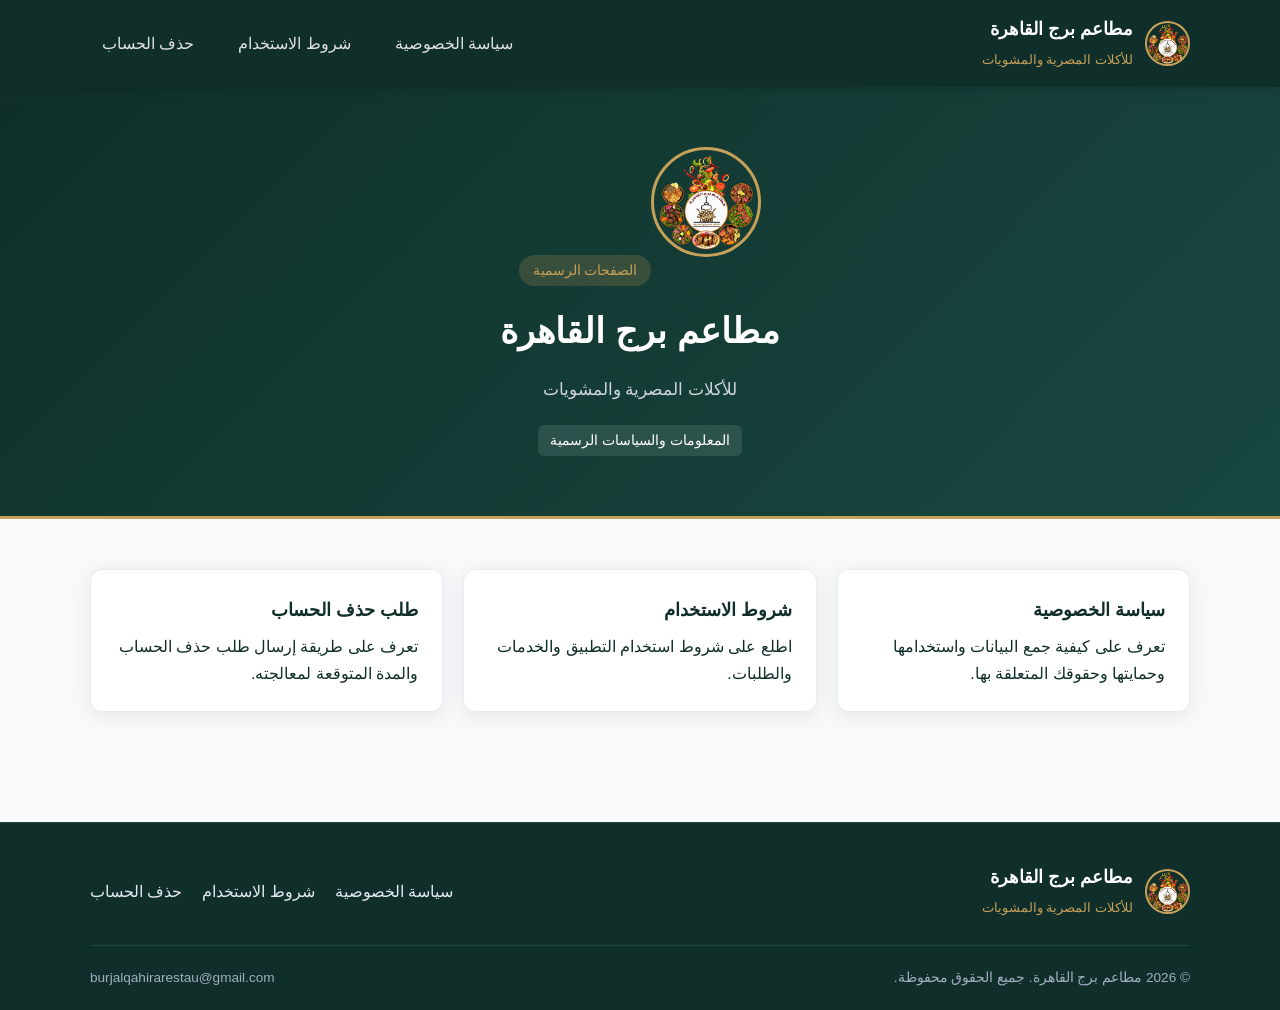
<file: index.html>
<!doctype html>
<html lang="ar" dir="rtl">
<head>
<meta charset="UTF-8"><meta name="viewport" content="width=device-width, initial-scale=1.0"><meta name="theme-color" content="#102f2a">
<meta name="description" content="الصفحات الرسمية لمطاعم برج القاهرة: سياسة الخصوصية وشروط الاستخدام وطلب حذف الحساب.">
<title>مطاعم برج القاهرة | الصفحات الرسمية</title>
<link rel="icon" href="restaurant_logo_reference.png" type="image/png"><link rel="stylesheet" href="style.css"><script src="app.js" defer></script>
<style>.home-links{display:grid;grid-template-columns:repeat(auto-fit,minmax(220px,1fr));gap:20px}.home-link{display:block;padding:24px;border:1px solid var(--border-color);border-radius:var(--radius);background:#fff;color:var(--primary-color);text-decoration:none;box-shadow:var(--shadow);transition:var(--transition)}.home-link:hover{transform:translateY(-3px);border-color:var(--accent-color)}.home-link strong{display:block;font-size:1.15rem;margin-bottom:8px}.home-logo{width:110px;height:110px;object-fit:contain;border-radius:50%;border:3px solid var(--accent-color);margin-bottom:18px}</style>
</head><body>
<div id="scroll-progress" class="progress" aria-hidden="true"></div>
<header class="site-header"><div class="container header-inner"><a class="brand" href="index.html"><img src="restaurant_logo_reference.png" alt="شعار مطاعم برج القاهرة"><span class="brand-title"><strong>مطاعم برج القاهرة</strong><span>للأكلات المصرية والمشويات</span></span></a><nav class="desktop-nav" aria-label="التنقل الرئيسي"><a class="nav-link" href="privacy.html">سياسة الخصوصية</a><a class="nav-link" href="terms.html">شروط الاستخدام</a><a class="nav-link" href="delete-account.html">حذف الحساب</a></nav><button class="menu-trigger" id="open-menu" aria-controls="site-drawer" aria-expanded="false">القائمة</button></div></header>
<div class="overlay" id="drawer-overlay" aria-hidden="true"></div><aside class="drawer" id="site-drawer" aria-label="القائمة الجانبية" aria-hidden="true"><div class="drawer-head"><strong>القائمة الرئيسية</strong><button class="close-btn" id="close-menu" aria-label="إغلاق القائمة">&times;</button></div><p class="drawer-label">الصفحات الرسمية</p><a class="drawer-link" href="privacy.html">سياسة الخصوصية</a><a class="drawer-link" href="terms.html">شروط الاستخدام</a><a class="drawer-link" href="delete-account.html">طلب حذف الحساب</a><div class="drawer-bottom">أهلاً بكم في مطاعم برج القاهرة.</div></aside>
<section class="hero"><div class="container hero-inner"><img class="home-logo" src="restaurant_logo_reference.png" alt="شعار مطاعم برج القاهرة"><span class="eyebrow">الصفحات الرسمية</span><h1>مطاعم برج القاهرة</h1><p>للأكلات المصرية والمشويات</p><div class="hero-meta"><span class="chip">المعلومات والسياسات الرسمية</span></div></div></section>
<main class="main"><div class="container"><div class="home-links"><a class="home-link" href="privacy.html"><strong>سياسة الخصوصية</strong><span>تعرف على كيفية جمع البيانات واستخدامها وحمايتها وحقوقك المتعلقة بها.</span></a><a class="home-link" href="terms.html"><strong>شروط الاستخدام</strong><span>اطلع على شروط استخدام التطبيق والخدمات والطلبات.</span></a><a class="home-link" href="delete-account.html"><strong>طلب حذف الحساب</strong><span>تعرف على طريقة إرسال طلب حذف الحساب والمدة المتوقعة لمعالجته.</span></a></div></div></main>
<footer class="site-footer"><div class="container"><div class="footer-top"><a class="brand" href="index.html"><img src="restaurant_logo_reference.png" alt="شعار مطاعم برج القاهرة"><span class="brand-title"><strong>مطاعم برج القاهرة</strong><span>للأكلات المصرية والمشويات</span></span></a><nav class="footer-links" aria-label="روابط الصفحات"><a href="privacy.html">سياسة الخصوصية</a><a href="terms.html">شروط الاستخدام</a><a href="delete-account.html">حذف الحساب</a></nav></div><div class="footer-bottom"><span>© 2026 مطاعم برج القاهرة. جميع الحقوق محفوظة.</span><span>burjalqahirarestau@gmail.com</span></div></div></footer>
</body></html>
</file>
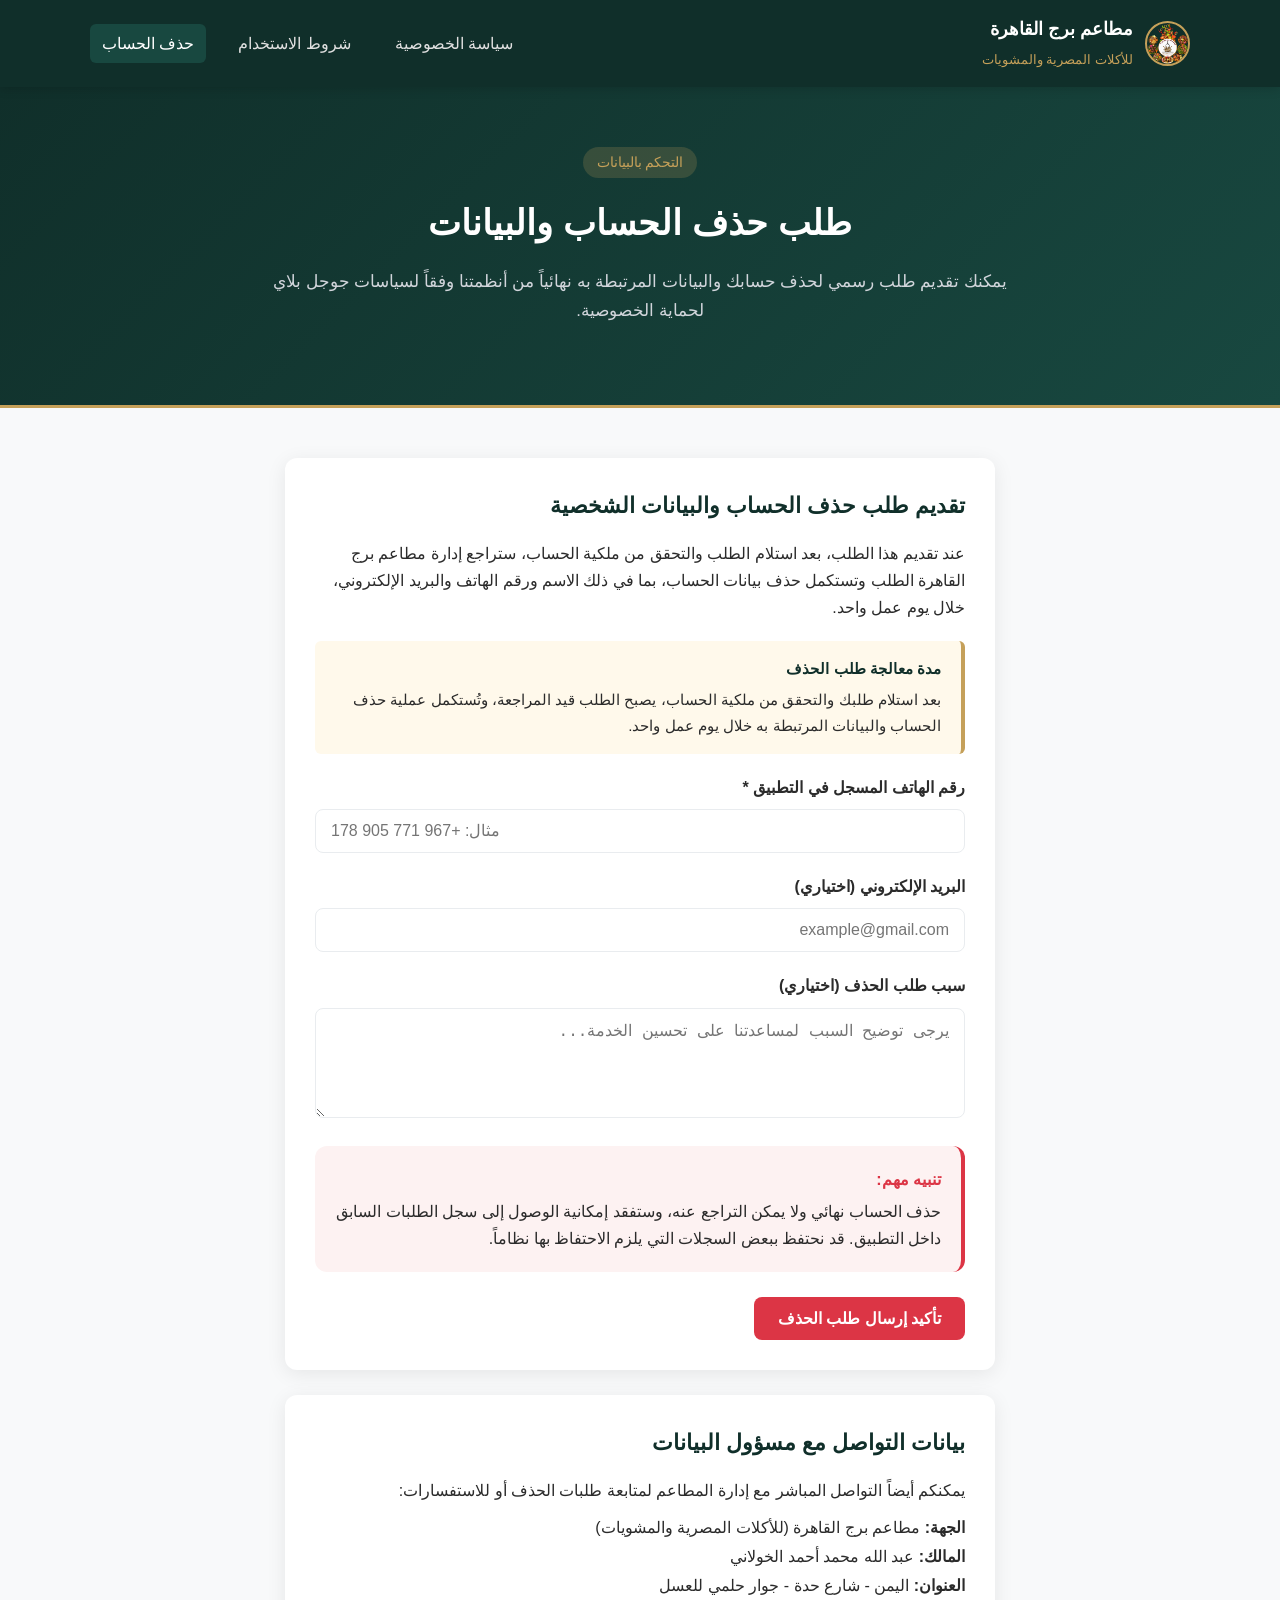
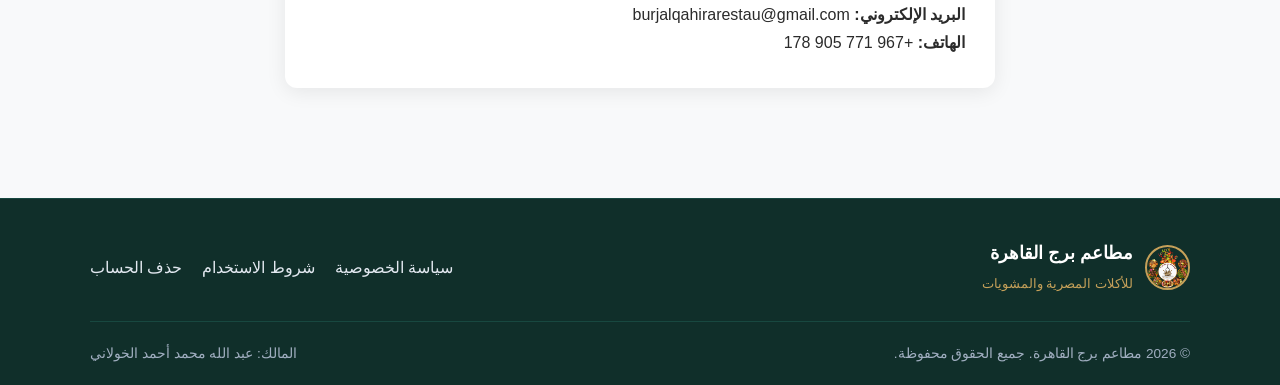
<file: delete-account.html>
<!doctype html>
<html lang="ar" dir="rtl">
<head>
  <meta charset="UTF-8">
  <meta name="viewport" content="width=device-width, initial-scale=1.0">
  <meta name="theme-color" content="#102f2a">
  <meta name="description" content="صفحة طلب حذف الحساب والبيانات الخاصة بمستخدمي تطبيق مطاعم برج القاهرة وفقاً لسياسات Google Play الحاكمة.">
  <title>حذف الحساب | مطاعم برج القاهرة</title>
  <link rel="icon" href="restaurant_logo_reference.png" type="image/png">
  <link rel="stylesheet" href="style.css">
  <script src="app.js" defer></script>
</head>
<body>
  <!-- شريط تقدم التمرير -->
  <div id="scroll-progress" class="progress" aria-hidden="true"></div>

  <!-- الهيدر -->
  <header class="site-header">
    <div class="container header-inner">
      <a class="brand" href="privacy.html" aria-label="مطاعم برج القاهرة — حذف الحساب">
        <img src="restaurant_logo_reference.png" alt="شعار مطاعم برج القاهرة">
        <span class="brand-title">
          <strong>مطاعم برج القاهرة</strong>
          <span>للأكلات المصرية والمشويات</span>
        </span>
      </a>
      <nav class="desktop-nav" aria-label="التنقل الرئيسي">
        <a class="nav-link" href="privacy.html">سياسة الخصوصية</a>
        <a class="nav-link" href="terms.html">شروط الاستخدام</a>
        <a class="nav-link" href="delete-account.html" aria-current="page">حذف الحساب</a>
      </nav>
      <button class="menu-trigger" id="open-menu" aria-controls="site-drawer" aria-expanded="false">
        القائمة
      </button>
    </div>
  </header>

  <!-- القائمة الجانبية -->
  <div class="overlay" id="drawer-overlay" aria-hidden="true"></div>
  <aside class="drawer" id="site-drawer" aria-label="القائمة الجانبية" aria-hidden="true">
    <div class="drawer-head">
      <strong>القائمة الرئيسية</strong>
      <button class="close-btn" id="close-menu" aria-label="إغلاق القائمة">&times;</button>
    </div>
    <p class="drawer-label">الصفحات القانونية</p>
    <a class="drawer-link" href="privacy.html">سياسة الخصوصية</a>
    <a class="drawer-link" href="terms.html">شروط الاستخدام</a>
    <a class="drawer-link" href="delete-account.html" aria-current="page">طلب حذف الحساب</a>
    <div class="drawer-bottom">أهلاً بكم في مطاعم برج القاهرة.</div>
  </aside>

  <!-- مقدمة الصفحة -->
  <section class="hero">
    <div class="container hero-inner">
      <span class="eyebrow">التحكم بالبيانات</span>
      <h1>طلب حذف الحساب والبيانات</h1>
      <p>يمكنك تقديم طلب رسمي لحذف حسابك والبيانات المرتبطة به نهائياً من أنظمتنا وفقاً لسياسات جوجل بلاي لحماية الخصوصية.</p>
    </div>
  </section>

  <!-- المحتوى الرئيسي -->
  <main class="main">
    <div class="container" style="max-width: 750px;">
      <div class="panel">
        <h2>تقديم طلب حذف الحساب والبيانات الشخصية</h2>
        <p style="margin-bottom: 20px;">عند تقديم هذا الطلب، بعد استلام الطلب والتحقق من ملكية الحساب، ستراجع إدارة مطاعم برج القاهرة الطلب وتستكمل حذف بيانات الحساب، بما في ذلك الاسم ورقم الهاتف والبريد الإلكتروني، خلال يوم عمل واحد.</p>
        
        <div class="notice">
          <strong>مدة معالجة طلب الحذف</strong>
          بعد استلام طلبك والتحقق من ملكية الحساب، يصبح الطلب قيد المراجعة،
          وتُستكمل عملية حذف الحساب والبيانات المرتبطة به خلال يوم عمل واحد.
        </div>

        <form id="delete-account-form">
          <div class="form-group">
            <label for="user-phone">رقم الهاتف المسجل في التطبيق *</label>
            <input type="tel" id="user-phone" class="form-control" placeholder="مثال: +967 771 905 178" required>
          </div>
          
          <div class="form-group">
            <label for="user-email">البريد الإلكتروني (اختياري)</label>
            <input type="email" id="user-email" class="form-control" placeholder="example@gmail.com">
          </div>

          <div class="form-group">
            <label for="reason">سبب طلب الحذف (اختياري)</label>
            <textarea id="reason" class="form-control" placeholder="يرجى توضيح السبب لمساعدتنا على تحسين الخدمة..."></textarea>
          </div>

          <div class="danger-box">
            <strong style="color: #dc3545; display: block; margin-bottom: 5px;">تنبيه مهم:</strong>
            حذف الحساب نهائي ولا يمكن التراجع عنه، وستفقد إمكانية الوصول إلى سجل الطلبات السابق داخل التطبيق. قد نحتفظ ببعض السجلات التي يلزم الاحتفاظ بها نظاماً.
          </div>

          <div style="margin-top: 25px;">
            <button type="submit" class="btn-danger">تأكيد إرسال طلب الحذف</button>
          </div>
          <p id="delete-request-status" class="notice" role="status" aria-live="polite" hidden></p>
        </form>
      </div>

      <!-- إفصاح التاجر والمعلومات -->
      <div class="panel" style="margin-top: 25px;">
        <h2>بيانات التواصل مع مسؤول البيانات</h2>
        <p>يمكنكم أيضاً التواصل المباشر مع إدارة المطاعم لمتابعة طلبات الحذف أو للاستفسارات:</p>
        <p style="margin-top: 10px; line-height: 1.8;">
          <strong>الجهة:</strong> مطاعم برج القاهرة (للأكلات المصرية والمشويات)<br>
          <strong>المالك:</strong> عبد الله محمد أحمد الخولاني<br>
          <strong>العنوان:</strong> اليمن - شارع حدة - جوار حلمي للعسل<br>
          <strong>البريد الإلكتروني:</strong> burjalqahirarestau@gmail.com<br>
          <strong>الهاتف:</strong> +967 771 905 178
        </p>
      </div>
    </div>
  </main>

  <!-- الفوتر -->
  <footer class="site-footer">
    <div class="container">
      <div class="footer-top">
        <a class="brand" href="privacy.html">
          <img src="restaurant_logo_reference.png" alt="شعار مطاعم برج القاهرة">
          <span class="brand-title">
            <strong>مطاعم برج القاهرة</strong>
            <span>للأكلات المصرية والمشويات</span>
          </span>
        </a>
        <nav class="footer-links" aria-label="روابط الفوتر">
          <a href="privacy.html">سياسة الخصوصية</a>
          <a href="terms.html">شروط الاستخدام</a>
          <a href="delete-account.html">حذف الحساب</a>
        </nav>
      </div>
      <div class="footer-bottom">
        <span>© 2026 مطاعم برج القاهرة. جميع الحقوق محفوظة.</span>
        <span>المالك: عبد الله محمد أحمد الخولاني</span>
      </div>
    </div>
  </footer>
</body>
</html>
</file>
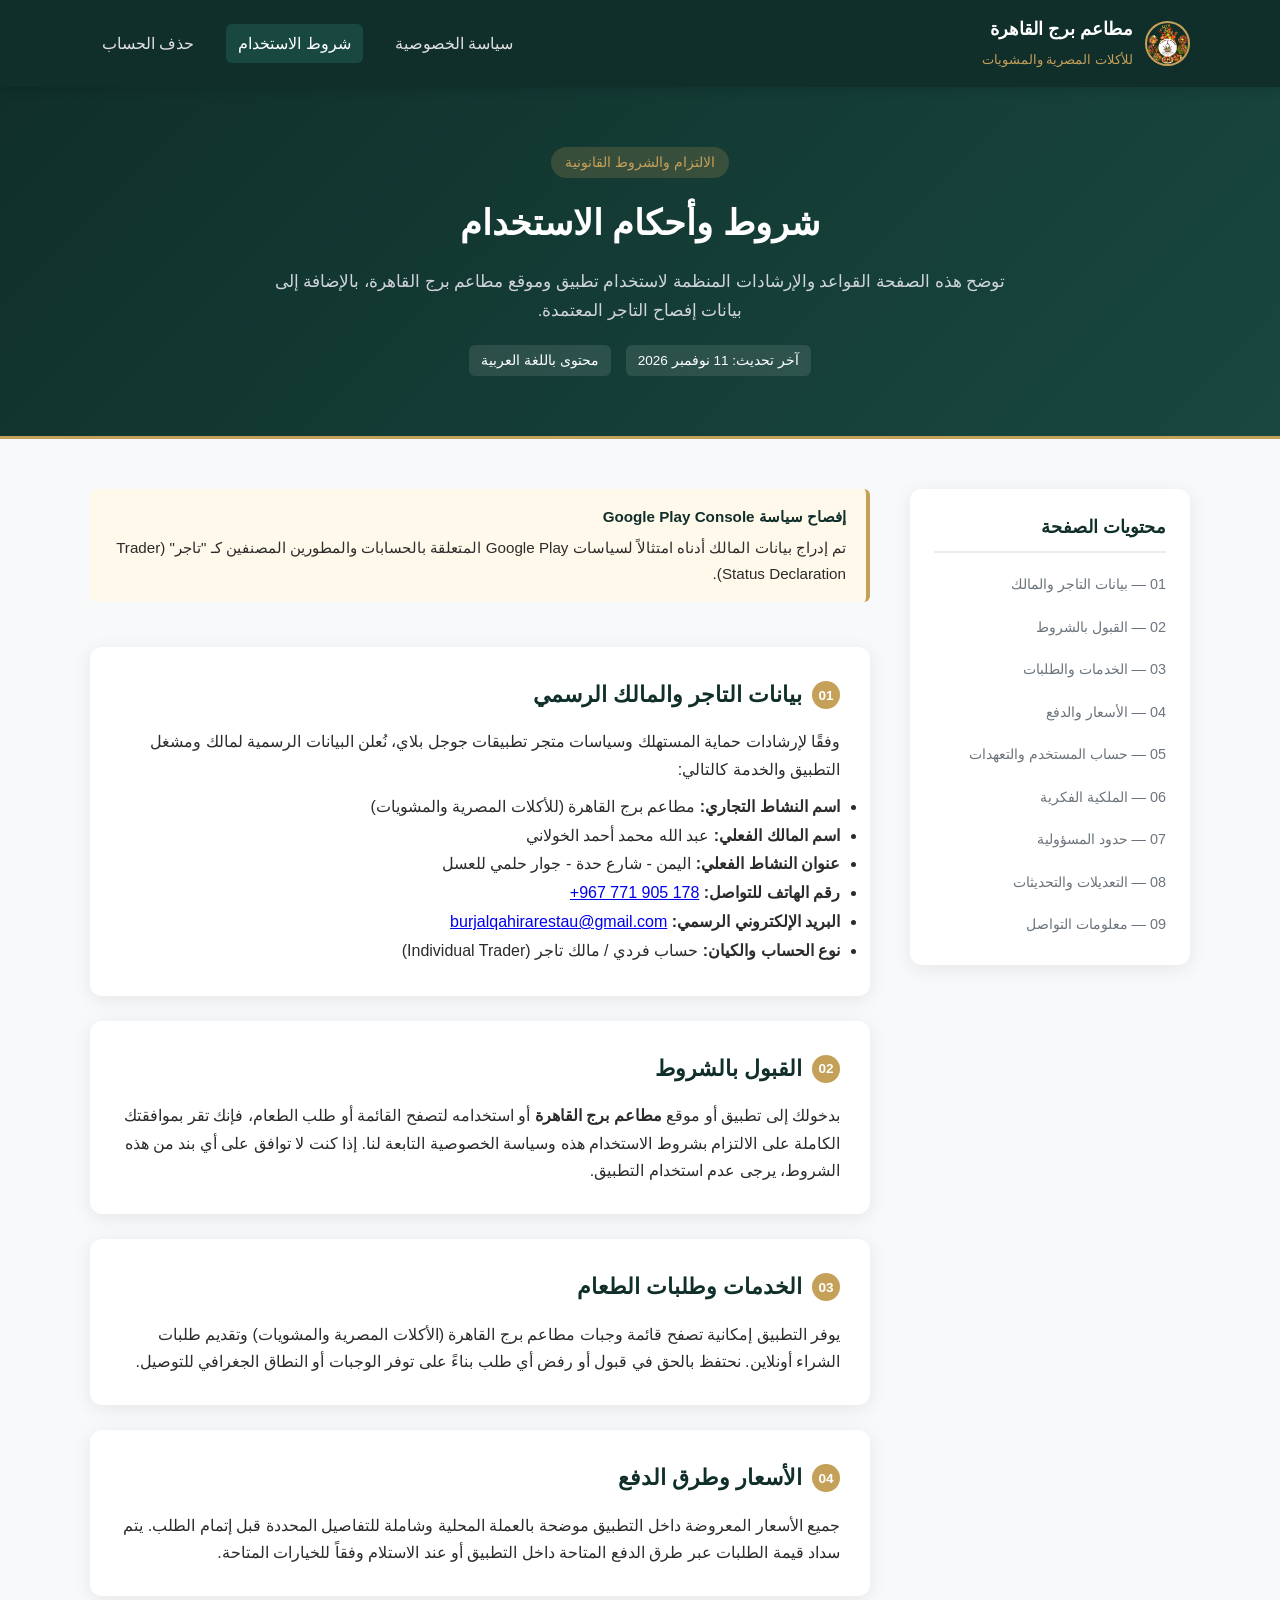
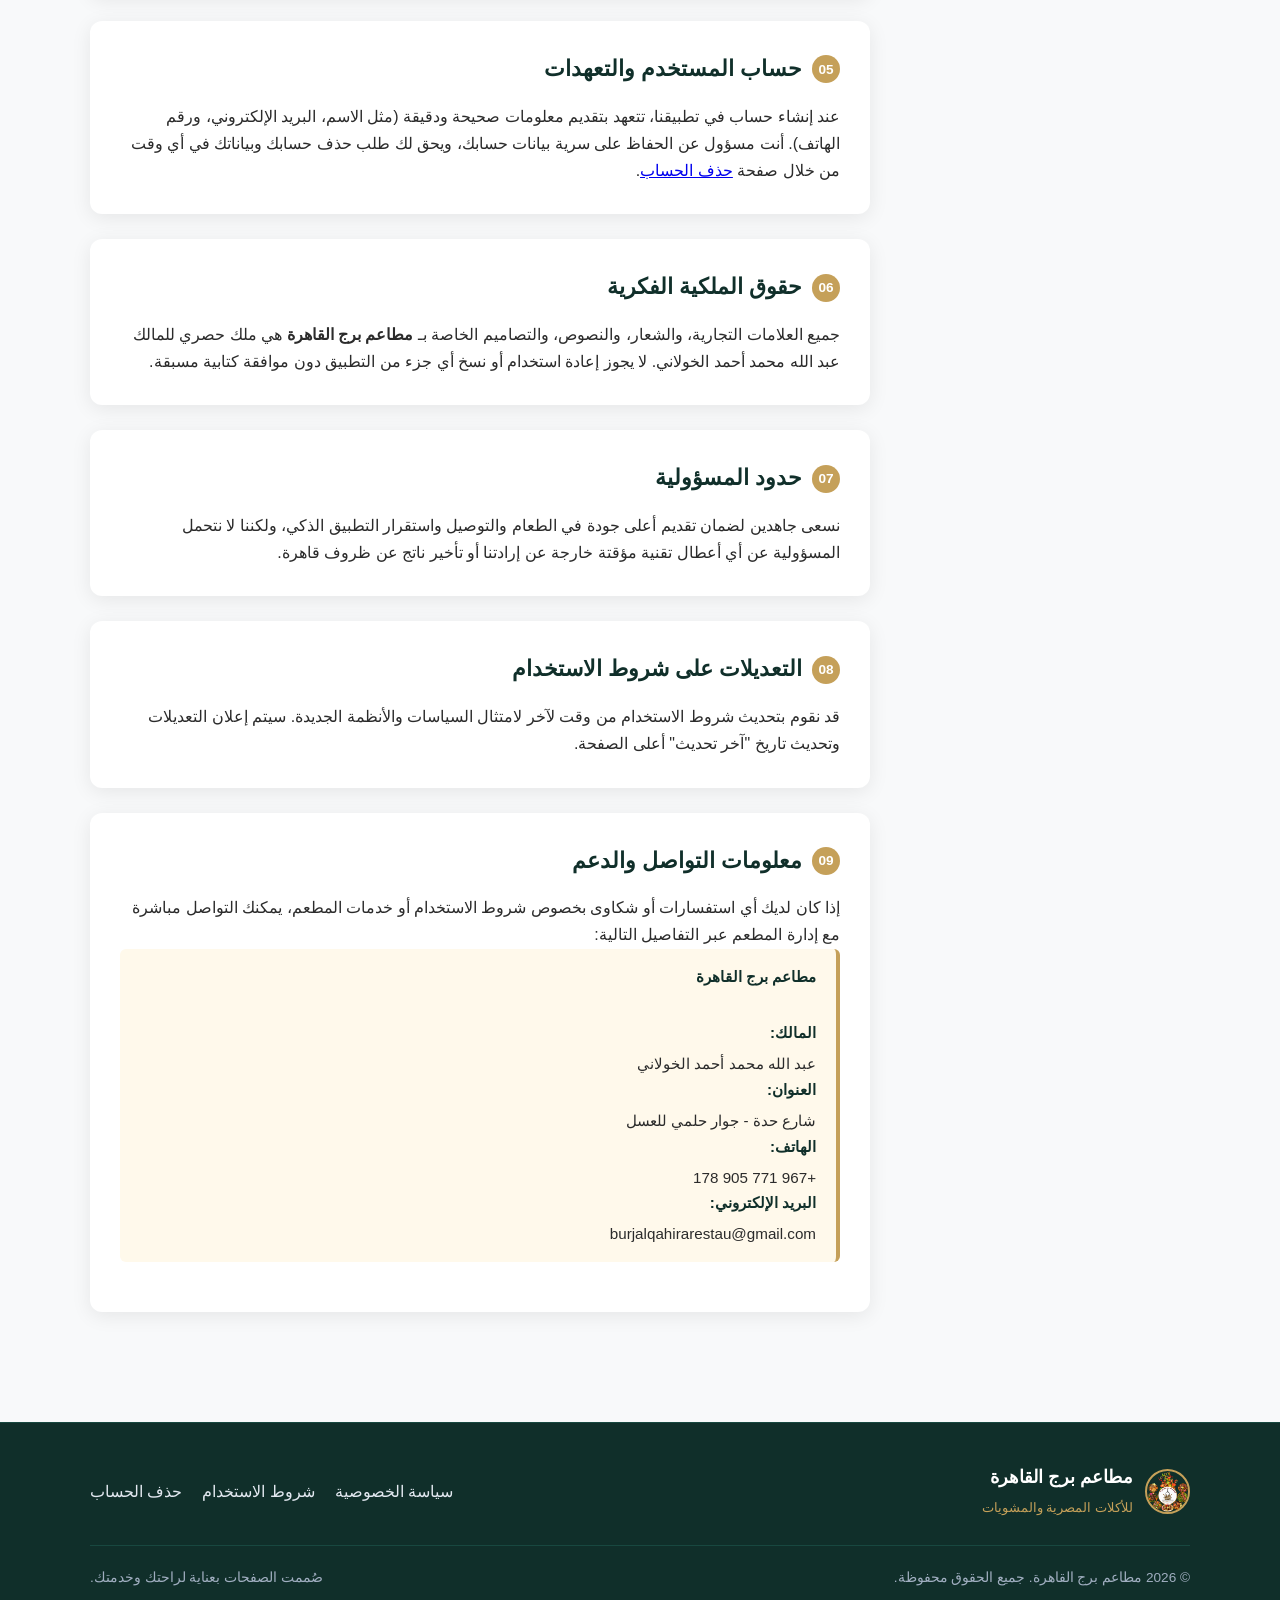
<file: gemini-code-1794428671367.html>
<!doctype html>
<html lang="ar" dir="rtl">
<head>
  <meta charset="UTF-8">
  <meta name="viewport" content="width=device-width, initial-scale=1.0">
  <meta name="theme-color" content="#102f2a">
  <meta name="description" content="شروط وأحكام الاستخدام الخاصة بمطاعم برج القاهرة، توضح قواعد الاستخدام، مبيعات الطلبات، وبيانات الإفصاح عن التاجر وفق سياسات جوجل بلاي.">
  <title>شروط الاستخدام | مطاعم برج القاهرة</title>
  <link rel="icon" href="../restaurant_logo_reference.png" type="image/png">
  <link rel="stylesheet" href="../style.css">
  <script src="../app.js" defer></script>
</head>
<body>
  <!-- شريط تقدم التمرير -->
  <div id="scroll-progress" class="progress" aria-hidden="true"></div>

  <!-- الهيدر -->
  <header class="site-header">
    <div class="container header-inner">
      <a class="brand" href="../privacy/privacy.html" aria-label="مطاعم برج القاهرة — شروط الاستخدام">
        <img src="../restaurant_logo_reference.png" alt="شعار مطاعم برج القاهرة">
        <span class="brand-title">
          <strong>مطاعم برج القاهرة</strong>
          <span>للأكلات المصرية والمشويات</span>
        </span>
      </a>
      <nav class="desktop-nav" aria-label="التنقل الرئيسي">
        <a class="nav-link" href="../privacy/privacy.html">سياسة الخصوصية</a>
        <a class="nav-link" href="../terms/terms.html" aria-current="page">شروط الاستخدام</a>
        <a class="nav-link" href="../delete-account/delete-account.html">حذف الحساب</a>
      </nav>
      <button class="menu-trigger" id="open-menu" aria-controls="site-drawer" aria-expanded="false">
        <span class="menu-icon" aria-hidden="true"><i></i><i></i><i></i></span>
        القائمة
      </button>
    </div>
  </header>

  <!-- القائمة الجانبية -->
  <div class="overlay" id="drawer-overlay" aria-hidden="true"></div>
  <aside class="drawer" id="site-drawer" aria-label="القائمة الجانبية" aria-hidden="true">
    <div class="drawer-head">
      <strong>القائمة الرئيسية</strong>
      <button class="close-btn" id="close-menu" aria-label="إغلاق القائمة">&times;</button>
    </div>
    <p class="drawer-label">الصفحات القانونية</p>
    <a class="drawer-link" href="../privacy/privacy.html">سياسة الخصوصية</a>
    <a class="drawer-link" href="../terms/terms.html" aria-current="page">شروط الاستخدام</a>
    <a class="drawer-link" href="../delete-account/delete-account.html">طلب حذف الحساب</a>
    <div class="drawer-bottom">أهلاً بكم في مطاعم برج القاهرة.</div>
  </aside>

  <!-- مقدمة الصفحة -->
  <section class="hero">
    <div class="container hero-inner">
      <span class="eyebrow">الالتزام والشروط القانونية</span>
      <h1>شروط وأحكام الاستخدام</h1>
      <p>توضح هذه الصفحة القواعد والإرشادات المنظمة لاستخدام تطبيق وموقع مطاعم برج القاهرة، بالإضافة إلى بيانات إفصاح التاجر المعتمدة.</p>
      <div class="hero-meta">
        <span class="chip">آخر تحديث: 11 نوفمبر 2026</span>
        <span class="chip">محتوى باللغة العربية</span>
      </div>
    </div>
  </section>

  <!-- المحتوى الرئيسي -->
  <main class="main">
    <div class="container privacy-layout">
      <!-- فهرس الصفحة -->
      <aside class="toc" aria-label="فهرس شروط الاستخدام">
        <h2>محتويات الصفحة</h2>
        <nav class="toc-links">
          <a href="#trader-info">01 — بيانات التاجر والمالك</a>
          <a href="#acceptance">02 — القبول بالشروط</a>
          <a href="#services">03 — الخدمات والطلبات</a>
          <a href="#pricing">04 — الأسعار والدفع</a>
          <a href="#user-account">05 — حساب المستخدم والتعهدات</a>
          <a href="#intellectual-property">06 — الملكية الفكرية</a>
          <a href="#limitation-of-liability">07 — حدود المسؤولية</a>
          <a href="#modifications">08 — التعديلات والتحديثات</a>
          <a href="#contact">09 — معلومات التواصل</a>
        </nav>
      </aside>

      <!-- نص الشروط -->
      <div class="content-stack">
        <div class="notice" data-reveal>
          <strong>إفصاح سياسة Google Play Console</strong>
          تم إدراج بيانات المالك أدناه امتثالاً لسياسات Google Play المتعلقة بالحسابات والمطورين المصنفين كـ "تاجر" (Trader Status Declaration).
        </div>

        <!-- 01. بيانات التاجر -->
        <section class="panel" id="trader-info" data-reveal>
          <h2><span class="num">01</span>بيانات التاجر والمالك الرسمي</h2>
          <p>وفقًا لإرشادات حماية المستهلك وسياسات متجر تطبيقات جوجل بلاي، نُعلن البيانات الرسمية لمالك ومشغل التطبيق والخدمة كالتالي:</p>
          <ul style="line-height: 1.8; margin-top: 10px;">
            <li><strong>اسم النشاط التجاري:</strong> مطاعم برج القاهرة (للأكلات المصرية والمشويات)</li>
            <li><strong>اسم المالك الفعلي:</strong> عبد الله محمد أحمد الخولاني</li>
            <li><strong>عنوان النشاط الفعلي:</strong> اليمن - شارع حدة - جوار حلمي للعسل</li>
            <li><strong>رقم الهاتف للتواصل:</strong> <a href="tel:+967771905178" dir="ltr">+967 771 905 178</a></li>
            <li><strong>البريد الإلكتروني الرسمي:</strong> <a href="mailto:burjalqahirarestau@gmail.com">burjalqahirarestau@gmail.com</a></li>
            <li><strong>نوع الحساب والكيان:</strong> حساب فردي / مالك تاجر (Individual Trader)</li>
          </ul>
        </section>

        <!-- 02. القبول بالشروط -->
        <section class="panel" id="acceptance" data-reveal>
          <h2><span class="num">02</span>القبول بالشروط</h2>
          <p>بدخولك إلى تطبيق أو موقع <strong>مطاعم برج القاهرة</strong> أو استخدامه لتصفح القائمة أو طلب الطعام، فإنك تقر بموافقتك الكاملة على الالتزام بشروط الاستخدام هذه وسياسة الخصوصية التابعة لنا. إذا كنت لا توافق على أي بند من هذه الشروط، يرجى عدم استخدام التطبيق.</p>
        </section>

        <!-- 03. الخدمات والطلبات -->
        <section class="panel" id="services" data-reveal>
          <h2><span class="num">03</span>الخدمات وطلبات الطعام</h2>
          <p>يوفر التطبيق إمكانية تصفح قائمة وجبات مطاعم برج القاهرة (الأكلات المصرية والمشويات) وتقديم طلبات الشراء أونلاين. نحتفظ بالحق في قبول أو رفض أي طلب بناءً على توفر الوجبات أو النطاق الجغرافي للتوصيل.</p>
        </section>

        <!-- 04. الأسعار والدفع -->
        <section class="panel" id="pricing" data-reveal>
          <h2><span class="num">04</span>الأسعار وطرق الدفع</h2>
          <p>جميع الأسعار المعروضة داخل التطبيق موضحة بالعملة المحلية وشاملة للتفاصيل المحددة قبل إتمام الطلب. يتم سداد قيمة الطلبات عبر طرق الدفع المتاحة داخل التطبيق أو عند الاستلام وفقاً للخيارات المتاحة.</p>
        </section>

        <!-- 05. حساب المستخدم والتعهدات -->
        <section class="panel" id="user-account" data-reveal>
          <h2><span class="num">05</span>حساب المستخدم والتعهدات</h2>
          <p>عند إنشاء حساب في تطبيقنا، تتعهد بتقديم معلومات صحيحة ودقيقة (مثل الاسم، البريد الإلكتروني، ورقم الهاتف). أنت مسؤول عن الحفاظ على سرية بيانات حسابك، ويحق لك طلب حذف حسابك وبياناتك في أي وقت من خلال صفحة <a href="../delete-account/delete-account.html"><u>حذف الحساب</u></a>.</p>
        </section>

        <!-- 06. الملكية الفكرية -->
        <section class="panel" id="intellectual-property" data-reveal>
          <h2><span class="num">06</span>حقوق الملكية الفكرية</h2>
          <p>جميع العلامات التجارية، والشعار، والنصوص، والتصاميم الخاصة بـ <strong>مطاعم برج القاهرة</strong> هي ملك حصري للمالك عبد الله محمد أحمد الخولاني. لا يجوز إعادة استخدام أو نسخ أي جزء من التطبيق دون موافقة كتابية مسبقة.</p>
        </section>

        <!-- 07. حدود المسؤولية -->
        <section class="panel" id="limitation-of-liability" data-reveal>
          <h2><span class="num">07</span>حدود المسؤولية</h2>
          <p>نسعى جاهدين لضمان تقديم أعلى جودة في الطعام والتوصيل واستقرار التطبيق الذكي، ولكننا لا نتحمل المسؤولية عن أي أعطال تقنية مؤقتة خارجة عن إرادتنا أو تأخير ناتج عن ظروف قاهرة.</p>
        </section>

        <!-- 08. التعديلات والتحديثات -->
        <section class="panel" id="modifications" data-reveal>
          <h2><span class="num">08</span>التعديلات على شروط الاستخدام</h2>
          <p>قد نقوم بتحديث شروط الاستخدام من وقت لآخر لامتثال السياسات والأنظمة الجديدة. سيتم إعلان التعديلات وتحديث تاريخ "آخر تحديث" أعلى الصفحة.</p>
        </section>

        <!-- 09. معلومات التواصل -->
        <section class="panel" id="contact" data-reveal>
          <h2><span class="num">09</span>معلومات التواصل والدعم</h2>
          <p>إذا كان لديك أي استفسارات أو شكاوى بخصوص شروط الاستخدام أو خدمات المطعم، يمكنك التواصل مباشرة مع إدارة المطعم عبر التفاصيل التالية:</p>
          <div class="notice">
            <strong>مطاعم برج القاهرة</strong><br>
            <strong>المالك:</strong> عبد الله محمد أحمد الخولاني<br>
            <strong>العنوان:</strong> شارع حدة - جوار حلمي للعسل<br>
            <strong>الهاتف:</strong> +967 771 905 178<br>
            <strong>البريد الإلكتروني:</strong> burjalqahirarestau@gmail.com
          </div>
        </section>
      </div>
    </div>
  </main>

  <!-- الفوتر -->
  <footer class="site-footer">
    <div class="container">
      <div class="footer-top">
        <a class="brand" href="../privacy/privacy.html">
          <img src="../restaurant_logo_reference.png" alt="شعار مطاعم برج القاهرة">
          <span class="brand-title">
            <strong>مطاعم برج القاهرة</strong>
            <span>للأكلات المصرية والمشويات</span>
          </span>
        </a>
        <nav class="footer-links" aria-label="روابط الفوتر">
          <a href="../privacy/privacy.html">سياسة الخصوصية</a>
          <a href="../terms/terms.html">شروط الاستخدام</a>
          <a href="../delete-account/delete-account.html">حذف الحساب</a>
        </nav>
      </div>
      <div class="footer-bottom">
        <span>© 2026 مطاعم برج القاهرة. جميع الحقوق محفوظة.</span>
        <span>صُممت الصفحات بعناية لراحتك وخدمتك.</span>
      </div>
    </div>
  </footer>
</body>
</html>
</file>
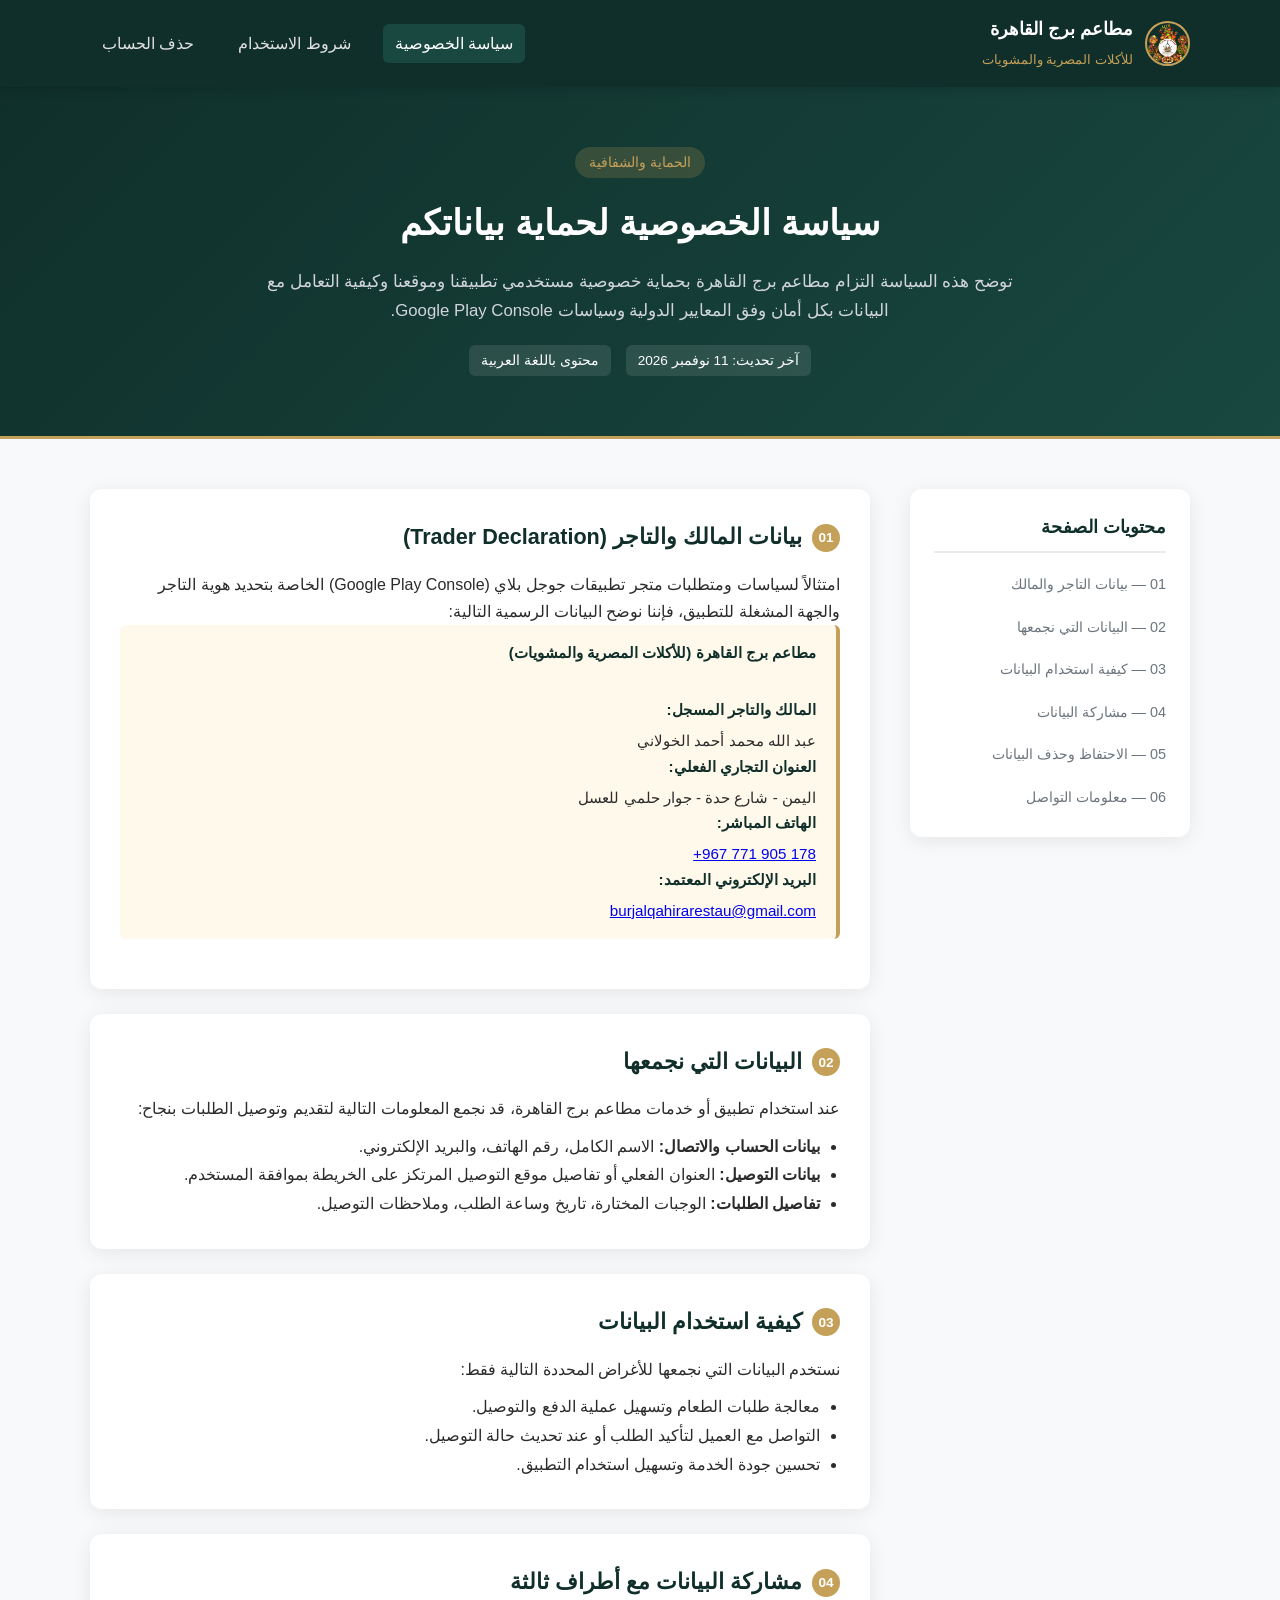
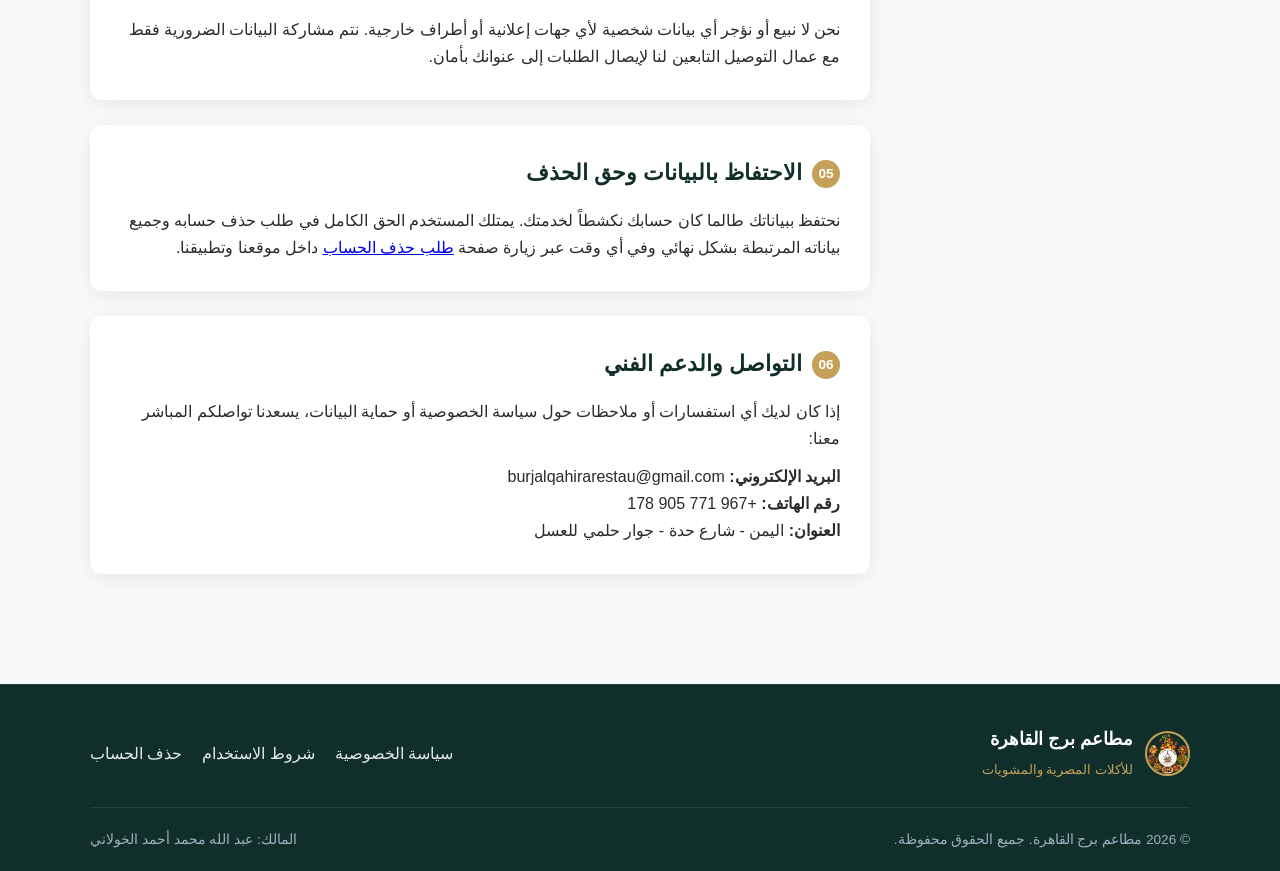
<file: privacy.html>
<!doctype html>
<html lang="ar" dir="rtl">
<head>
  <meta charset="UTF-8">
  <meta name="viewport" content="width=device-width, initial-scale=1.0">
  <meta name="theme-color" content="#102f2a">
  <meta name="description" content="سياسة الخصوصية الرسمية لمطاعم برج القاهرة لتوضيح كيفية جمع واستخدام وحماية البيانات الشخصية ومراعاة سياسات جوجل بلاي.">
  <title>سياسة الخصوصية | مطاعم برج القاهرة</title>
  <link rel="icon" href="restaurant_logo_reference.png" type="image/png">
  <link rel="stylesheet" href="style.css">
  <script src="app.js" defer></script>
</head>
<body>
  <!-- شريط تقدم التمرير -->
  <div id="scroll-progress" class="progress" aria-hidden="true"></div>

  <!-- الهيدر -->
  <header class="site-header">
    <div class="container header-inner">
      <a class="brand" href="privacy.html" aria-label="مطاعم برج القاهرة — سياسة الخصوصية">
        <img src="restaurant_logo_reference.png" alt="شعار مطاعم برج القاهرة">
        <span class="brand-title">
          <strong>مطاعم برج القاهرة</strong>
          <span>للأكلات المصرية والمشويات</span>
        </span>
      </a>
      <nav class="desktop-nav" aria-label="التنقل الرئيسي">
        <a class="nav-link" href="privacy.html" aria-current="page">سياسة الخصوصية</a>
        <a class="nav-link" href="terms.html">شروط الاستخدام</a>
        <a class="nav-link" href="delete-account.html">حذف الحساب</a>
      </nav>
      <button class="menu-trigger" id="open-menu" aria-controls="site-drawer" aria-expanded="false">
        القائمة
      </button>
    </div>
  </header>

  <!-- القائمة الجانبية -->
  <div class="overlay" id="drawer-overlay" aria-hidden="true"></div>
  <aside class="drawer" id="site-drawer" aria-label="القائمة الجانبية" aria-hidden="true">
    <div class="drawer-head">
      <strong>القائمة الرئيسية</strong>
      <button class="close-btn" id="close-menu" aria-label="إغلاق القائمة">&times;</button>
    </div>
    <p class="drawer-label">الصفحات القانونية</p>
    <a class="drawer-link" href="privacy.html" aria-current="page">سياسة الخصوصية</a>
    <a class="drawer-link" href="terms.html">شروط الاستخدام</a>
    <a class="drawer-link" href="delete-account.html">طلب حذف الحساب</a>
    <div class="drawer-bottom">أهلاً بكم في مطاعم برج القاهرة.</div>
  </aside>

  <!-- مقدمة الصفحة -->
  <section class="hero">
    <div class="container hero-inner">
      <span class="eyebrow">الحماية والشفافية</span>
      <h1>سياسة الخصوصية لحماية بياناتكم</h1>
      <p>توضح هذه السياسة التزام مطاعم برج القاهرة بحماية خصوصية مستخدمي تطبيقنا وموقعنا وكيفية التعامل مع البيانات بكل أمان وفق المعايير الدولية وسياسات Google Play Console.</p>
      <div class="hero-meta">
        <span class="chip">آخر تحديث: 11 نوفمبر 2026</span>
        <span class="chip">محتوى باللغة العربية</span>
      </div>
    </div>
  </section>

  <!-- المحتوى الرئيسي -->
  <main class="main">
    <div class="container privacy-layout">
      <!-- فهرس الصفحة -->
      <aside class="toc" aria-label="فهرس سياسة الخصوصية">
        <h2>محتويات الصفحة</h2>
        <nav class="toc-links">
          <a href="#trader-declaration">01 — بيانات التاجر والمالك</a>
          <a href="#data-collection">02 — البيانات التي نجمعها</a>
          <a href="#data-usage">03 — كيفية استخدام البيانات</a>
          <a href="#data-sharing">04 — مشاركة البيانات</a>
          <a href="#data-retention">05 — الاحتفاظ وحذف البيانات</a>
          <a href="#contact-us">06 — معلومات التواصل</a>
        </nav>
      </aside>

      <!-- نص السياسة -->
      <div class="content-stack">
        <!-- 01. بيانات التاجر والمالك -->
        <section class="panel" id="trader-declaration">
          <h2><span class="num">01</span>بيانات المالك والتاجر (Trader Declaration)</h2>
          <p>امتثالاً لسياسات ومتطلبات متجر تطبيقات جوجل بلاي (Google Play Console) الخاصة بتحديد هوية التاجر والجهة المشغلة للتطبيق، فإننا نوضح البيانات الرسمية التالية:</p>
          <div class="notice">
            <strong>مطاعم برج القاهرة (للأكلات المصرية والمشويات)</strong><br>
            <strong>المالك والتاجر المسجل:</strong> عبد الله محمد أحمد الخولاني<br>
            <strong>العنوان التجاري الفعلي:</strong> اليمن - شارع حدة - جوار حلمي للعسل<br>
            <strong>الهاتف المباشر:</strong> <a href="tel:+967771905178" dir="ltr">+967 771 905 178</a><br>
            <strong>البريد الإلكتروني المعتمد:</strong> <a href="mailto:burjalqahirarestau@gmail.com">burjalqahirarestau@gmail.com</a>
          </div>
        </section>

        <!-- 02. البيانات التي نجمعها -->
        <section class="panel" id="data-collection">
          <h2><span class="num">02</span>البيانات التي نجمعها</h2>
          <p>عند استخدام تطبيق أو خدمات مطاعم برج القاهرة، قد نجمع المعلومات التالية لتقديم وتوصيل الطلبات بنجاح:</p>
          <ul style="padding-right: 20px; margin-top: 10px; line-height: 1.8;">
            <li><strong>بيانات الحساب والاتصال:</strong> الاسم الكامل، رقم الهاتف، والبريد الإلكتروني.</li>
            <li><strong>بيانات التوصيل:</strong> العنوان الفعلي أو تفاصيل موقع التوصيل المرتكز على الخريطة بموافقة المستخدم.</li>
            <li><strong>تفاصيل الطلبات:</strong> الوجبات المختارة، تاريخ وساعة الطلب، وملاحظات التوصيل.</li>
          </ul>
        </section>

        <!-- 03. كيفية استخدام البيانات -->
        <section class="panel" id="data-usage">
          <h2><span class="num">03</span>كيفية استخدام البيانات</h2>
          <p>نستخدم البيانات التي نجمعها للأغراض المحددة التالية فقط:</p>
          <ul style="padding-right: 20px; margin-top: 10px; line-height: 1.8;">
            <li>معالجة طلبات الطعام وتسهيل عملية الدفع والتوصيل.</li>
            <li>التواصل مع العميل لتأكيد الطلب أو عند تحديث حالة التوصيل.</li>
            <li>تحسين جودة الخدمة وتسهيل استخدام التطبيق.</li>
          </ul>
        </section>

        <!-- 04. مشاركة البيانات -->
        <section class="panel" id="data-sharing">
          <h2><span class="num">04</span>مشاركة البيانات مع أطراف ثالثة</h2>
          <p>نحن لا نبيع أو نؤجر أي بيانات شخصية لأي جهات إعلانية أو أطراف خارجية. نتم مشاركة البيانات الضرورية فقط مع عمال التوصيل التابعين لنا لإيصال الطلبات إلى عنوانك بأمان.</p>
        </section>

        <!-- 05. الاحتفاظ وحذف البيانات -->
        <section class="panel" id="data-retention">
          <h2><span class="num">05</span>الاحتفاظ بالبيانات وحق الحذف</h2>
          <p>نحتفظ ببياناتك طالما كان حسابك نكشطاً لخدمتك. يمتلك المستخدم الحق الكامل في طلب حذف حسابه وجميع بياناته المرتبطة بشكل نهائي وفي أي وقت عبر زيارة صفحة <a href="delete-account.html"><u>طلب حذف الحساب</u></a> داخل موقعنا وتطبيقنا.</p>
        </section>

        <!-- 06. معلومات التواصل -->
        <section class="panel" id="contact-us">
          <h2><span class="num">06</span>التواصل والدعم الفني</h2>
          <p>إذا كان لديك أي استفسارات أو ملاحظات حول سياسة الخصوصية أو حماية البيانات، يسعدنا تواصلكم المباشر معنا:</p>
          <p style="margin-top: 10px;">
            <strong>البريد الإلكتروني:</strong> burjalqahirarestau@gmail.com<br>
            <strong>رقم الهاتف:</strong> +967 771 905 178<br>
            <strong>العنوان:</strong> اليمن - شارع حدة - جوار حلمي للعسل
          </p>
        </section>
      </div>
    </div>
  </main>

  <!-- الفوتر -->
  <footer class="site-footer">
    <div class="container">
      <div class="footer-top">
        <a class="brand" href="privacy.html">
          <img src="restaurant_logo_reference.png" alt="شعار مطاعم برج القاهرة">
          <span class="brand-title">
            <strong>مطاعم برج القاهرة</strong>
            <span>للأكلات المصرية والمشويات</span>
          </span>
        </a>
        <nav class="footer-links" aria-label="روابط الفوتر">
          <a href="privacy.html">سياسة الخصوصية</a>
          <a href="terms.html">شروط الاستخدام</a>
          <a href="delete-account.html">حذف الحساب</a>
        </nav>
      </div>
      <div class="footer-bottom">
        <span>© 2026 مطاعم برج القاهرة. جميع الحقوق محفوظة.</span>
        <span>المالك: عبد الله محمد أحمد الخولاني</span>
      </div>
    </div>
  </footer>
</body>
</html>
</file>
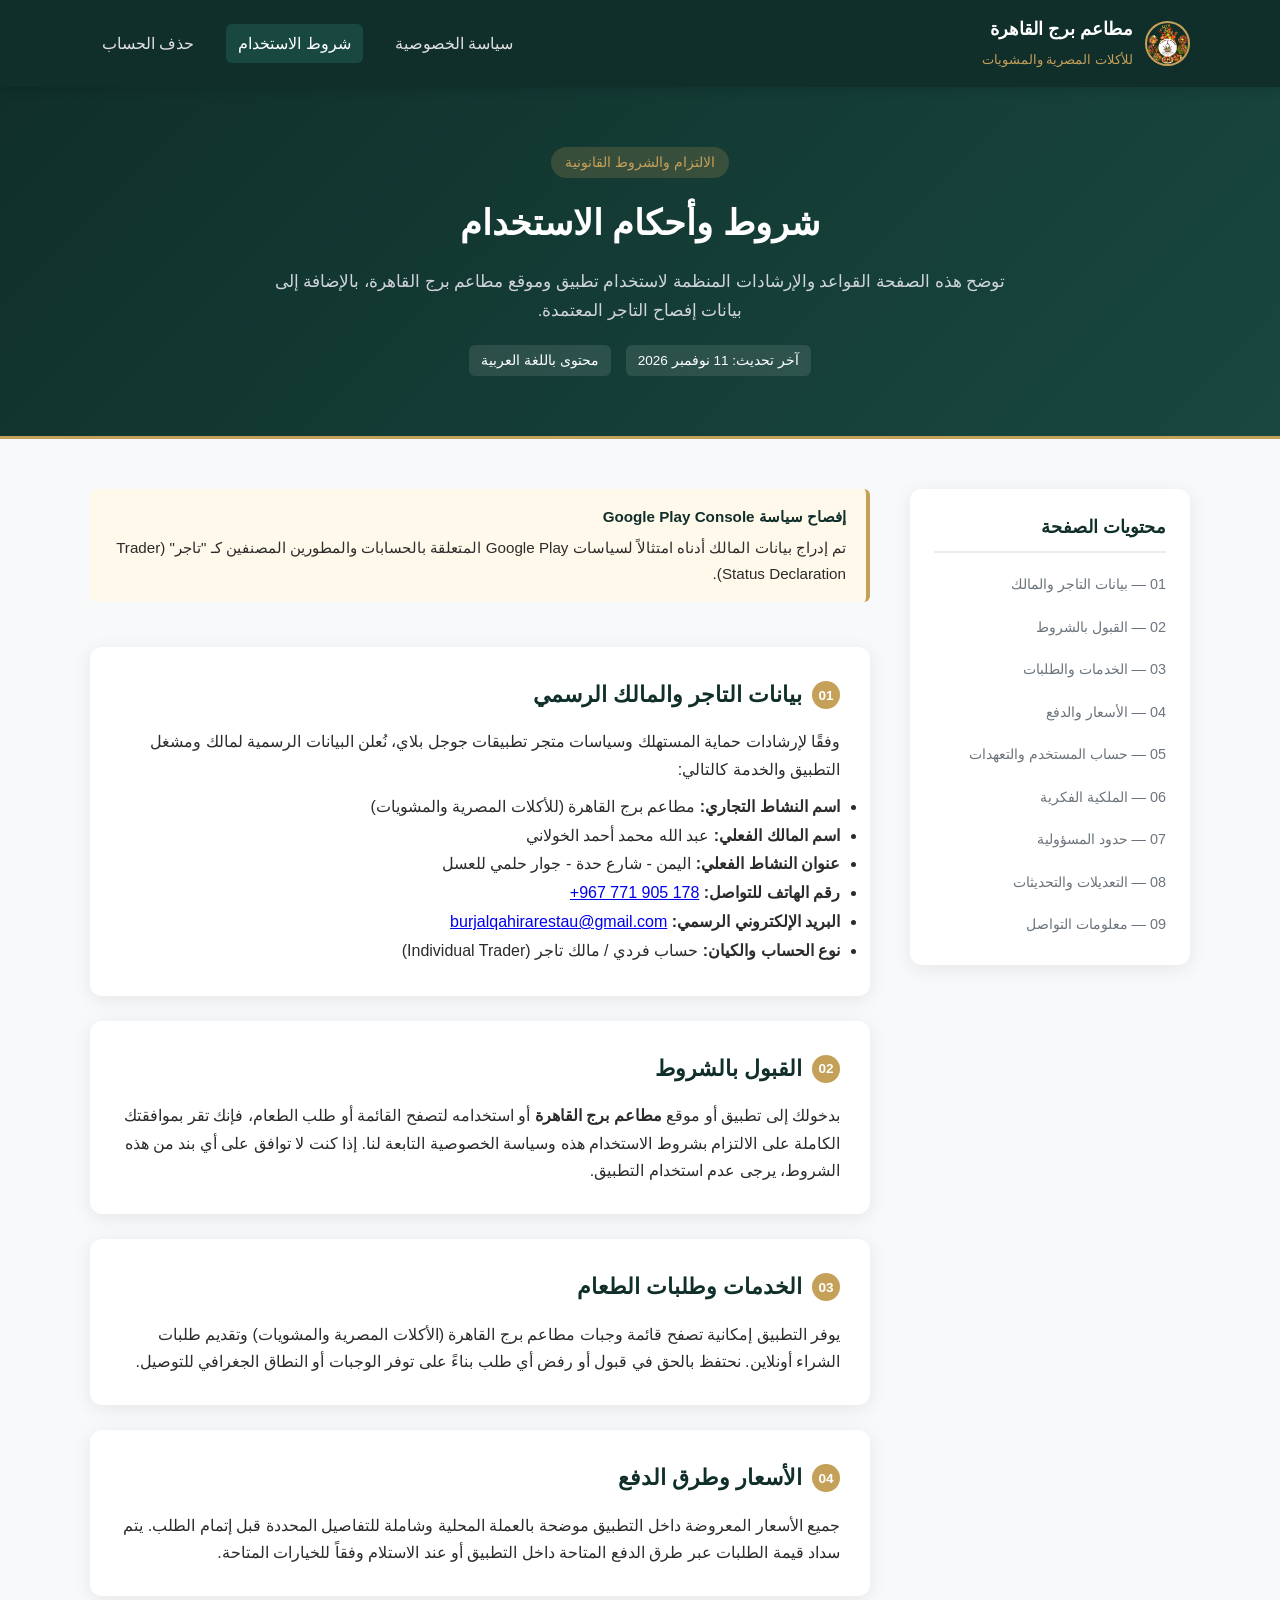
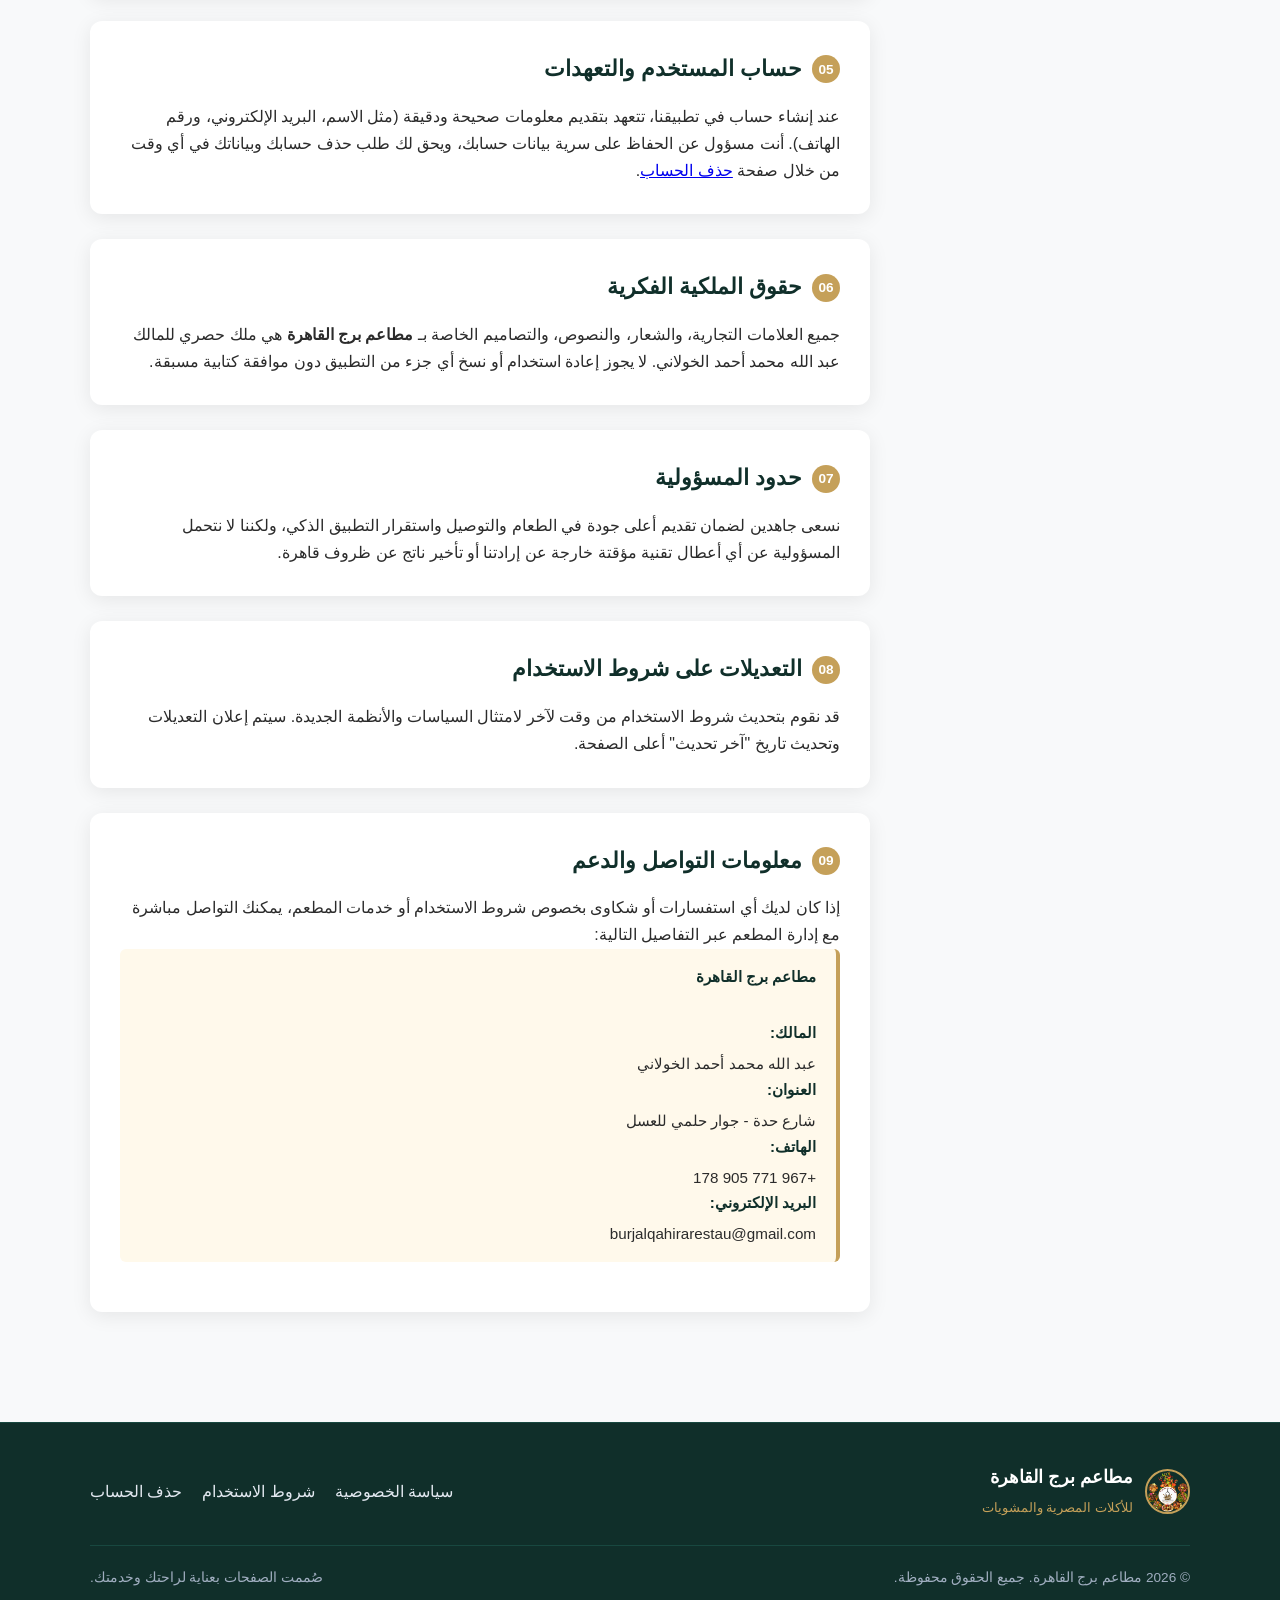
<file: terms.html>
<!doctype html>
<html lang="ar" dir="rtl">
<head>
  <meta charset="UTF-8">
  <meta name="viewport" content="width=device-width, initial-scale=1.0">
  <meta name="theme-color" content="#102f2a">
  <meta name="description" content="شروط وأحكام الاستخدام الخاصة بمطاعم برج القاهرة، توضح قواعد الاستخدام، مبيعات الطلبات، وبيانات الإفصاح عن التاجر وفق سياسات جوجل بلاي.">
  <title>شروط الاستخدام | مطاعم برج القاهرة</title>
  <link rel="icon" href="restaurant_logo_reference.png" type="image/png">
  <link rel="stylesheet" href="style.css">
  <script src="app.js" defer></script>
</head>
<body>
  <!-- شريط تقدم التمرير -->
  <div id="scroll-progress" class="progress" aria-hidden="true"></div>

  <!-- الهيدر -->
  <header class="site-header">
    <div class="container header-inner">
      <a class="brand" href="privacy.html" aria-label="مطاعم برج القاهرة — شروط الاستخدام">
        <img src="restaurant_logo_reference.png" alt="شعار مطاعم برج القاهرة">
        <span class="brand-title">
          <strong>مطاعم برج القاهرة</strong>
          <span>للأكلات المصرية والمشويات</span>
        </span>
      </a>
      <nav class="desktop-nav" aria-label="التنقل الرئيسي">
        <a class="nav-link" href="privacy.html">سياسة الخصوصية</a>
        <a class="nav-link" href="terms.html" aria-current="page">شروط الاستخدام</a>
        <a class="nav-link" href="delete-account.html">حذف الحساب</a>
      </nav>
      <button class="menu-trigger" id="open-menu" aria-controls="site-drawer" aria-expanded="false">
        <span class="menu-icon" aria-hidden="true"><i></i><i></i><i></i></span>
        القائمة
      </button>
    </div>
  </header>

  <!-- القائمة الجانبية -->
  <div class="overlay" id="drawer-overlay" aria-hidden="true"></div>
  <aside class="drawer" id="site-drawer" aria-label="القائمة الجانبية" aria-hidden="true">
    <div class="drawer-head">
      <strong>القائمة الرئيسية</strong>
      <button class="close-btn" id="close-menu" aria-label="إغلاق القائمة">&times;</button>
    </div>
    <p class="drawer-label">الصفحات القانونية</p>
    <a class="drawer-link" href="privacy.html">سياسة الخصوصية</a>
    <a class="drawer-link" href="terms.html" aria-current="page">شروط الاستخدام</a>
    <a class="drawer-link" href="delete-account.html">طلب حذف الحساب</a>
    <div class="drawer-bottom">أهلاً بكم في مطاعم برج القاهرة.</div>
  </aside>

  <!-- مقدمة الصفحة -->
  <section class="hero">
    <div class="container hero-inner">
      <span class="eyebrow">الالتزام والشروط القانونية</span>
      <h1>شروط وأحكام الاستخدام</h1>
      <p>توضح هذه الصفحة القواعد والإرشادات المنظمة لاستخدام تطبيق وموقع مطاعم برج القاهرة، بالإضافة إلى بيانات إفصاح التاجر المعتمدة.</p>
      <div class="hero-meta">
        <span class="chip">آخر تحديث: 11 نوفمبر 2026</span>
        <span class="chip">محتوى باللغة العربية</span>
      </div>
    </div>
  </section>

  <!-- المحتوى الرئيسي -->
  <main class="main">
    <div class="container privacy-layout">
      <!-- فهرس الصفحة -->
      <aside class="toc" aria-label="فهرس شروط الاستخدام">
        <h2>محتويات الصفحة</h2>
        <nav class="toc-links">
          <a href="#trader-info">01 — بيانات التاجر والمالك</a>
          <a href="#acceptance">02 — القبول بالشروط</a>
          <a href="#services">03 — الخدمات والطلبات</a>
          <a href="#pricing">04 — الأسعار والدفع</a>
          <a href="#user-account">05 — حساب المستخدم والتعهدات</a>
          <a href="#intellectual-property">06 — الملكية الفكرية</a>
          <a href="#limitation-of-liability">07 — حدود المسؤولية</a>
          <a href="#modifications">08 — التعديلات والتحديثات</a>
          <a href="#contact">09 — معلومات التواصل</a>
        </nav>
      </aside>

      <!-- نص الشروط -->
      <div class="content-stack">
        <div class="notice" data-reveal>
          <strong>إفصاح سياسة Google Play Console</strong>
          تم إدراج بيانات المالك أدناه امتثالاً لسياسات Google Play المتعلقة بالحسابات والمطورين المصنفين كـ "تاجر" (Trader Status Declaration).
        </div>

        <!-- 01. بيانات التاجر -->
        <section class="panel" id="trader-info" data-reveal>
          <h2><span class="num">01</span>بيانات التاجر والمالك الرسمي</h2>
          <p>وفقًا لإرشادات حماية المستهلك وسياسات متجر تطبيقات جوجل بلاي، نُعلن البيانات الرسمية لمالك ومشغل التطبيق والخدمة كالتالي:</p>
          <ul style="line-height: 1.8; margin-top: 10px;">
            <li><strong>اسم النشاط التجاري:</strong> مطاعم برج القاهرة (للأكلات المصرية والمشويات)</li>
            <li><strong>اسم المالك الفعلي:</strong> عبد الله محمد أحمد الخولاني</li>
            <li><strong>عنوان النشاط الفعلي:</strong> اليمن - شارع حدة - جوار حلمي للعسل</li>
            <li><strong>رقم الهاتف للتواصل:</strong> <a href="tel:+967771905178" dir="ltr">+967 771 905 178</a></li>
            <li><strong>البريد الإلكتروني الرسمي:</strong> <a href="mailto:burjalqahirarestau@gmail.com">burjalqahirarestau@gmail.com</a></li>
            <li><strong>نوع الحساب والكيان:</strong> حساب فردي / مالك تاجر (Individual Trader)</li>
          </ul>
        </section>

        <!-- 02. القبول بالشروط -->
        <section class="panel" id="acceptance" data-reveal>
          <h2><span class="num">02</span>القبول بالشروط</h2>
          <p>بدخولك إلى تطبيق أو موقع <strong>مطاعم برج القاهرة</strong> أو استخدامه لتصفح القائمة أو طلب الطعام، فإنك تقر بموافقتك الكاملة على الالتزام بشروط الاستخدام هذه وسياسة الخصوصية التابعة لنا. إذا كنت لا توافق على أي بند من هذه الشروط، يرجى عدم استخدام التطبيق.</p>
        </section>

        <!-- 03. الخدمات والطلبات -->
        <section class="panel" id="services" data-reveal>
          <h2><span class="num">03</span>الخدمات وطلبات الطعام</h2>
          <p>يوفر التطبيق إمكانية تصفح قائمة وجبات مطاعم برج القاهرة (الأكلات المصرية والمشويات) وتقديم طلبات الشراء أونلاين. نحتفظ بالحق في قبول أو رفض أي طلب بناءً على توفر الوجبات أو النطاق الجغرافي للتوصيل.</p>
        </section>

        <!-- 04. الأسعار والدفع -->
        <section class="panel" id="pricing" data-reveal>
          <h2><span class="num">04</span>الأسعار وطرق الدفع</h2>
          <p>جميع الأسعار المعروضة داخل التطبيق موضحة بالعملة المحلية وشاملة للتفاصيل المحددة قبل إتمام الطلب. يتم سداد قيمة الطلبات عبر طرق الدفع المتاحة داخل التطبيق أو عند الاستلام وفقاً للخيارات المتاحة.</p>
        </section>

        <!-- 05. حساب المستخدم والتعهدات -->
        <section class="panel" id="user-account" data-reveal>
          <h2><span class="num">05</span>حساب المستخدم والتعهدات</h2>
          <p>عند إنشاء حساب في تطبيقنا، تتعهد بتقديم معلومات صحيحة ودقيقة (مثل الاسم، البريد الإلكتروني، ورقم الهاتف). أنت مسؤول عن الحفاظ على سرية بيانات حسابك، ويحق لك طلب حذف حسابك وبياناتك في أي وقت من خلال صفحة <a href="delete-account.html"><u>حذف الحساب</u></a>.</p>
        </section>

        <!-- 06. الملكية الفكرية -->
        <section class="panel" id="intellectual-property" data-reveal>
          <h2><span class="num">06</span>حقوق الملكية الفكرية</h2>
          <p>جميع العلامات التجارية، والشعار، والنصوص، والتصاميم الخاصة بـ <strong>مطاعم برج القاهرة</strong> هي ملك حصري للمالك عبد الله محمد أحمد الخولاني. لا يجوز إعادة استخدام أو نسخ أي جزء من التطبيق دون موافقة كتابية مسبقة.</p>
        </section>

        <!-- 07. حدود المسؤولية -->
        <section class="panel" id="limitation-of-liability" data-reveal>
          <h2><span class="num">07</span>حدود المسؤولية</h2>
          <p>نسعى جاهدين لضمان تقديم أعلى جودة في الطعام والتوصيل واستقرار التطبيق الذكي، ولكننا لا نتحمل المسؤولية عن أي أعطال تقنية مؤقتة خارجة عن إرادتنا أو تأخير ناتج عن ظروف قاهرة.</p>
        </section>

        <!-- 08. التعديلات والتحديثات -->
        <section class="panel" id="modifications" data-reveal>
          <h2><span class="num">08</span>التعديلات على شروط الاستخدام</h2>
          <p>قد نقوم بتحديث شروط الاستخدام من وقت لآخر لامتثال السياسات والأنظمة الجديدة. سيتم إعلان التعديلات وتحديث تاريخ "آخر تحديث" أعلى الصفحة.</p>
        </section>

        <!-- 09. معلومات التواصل -->
        <section class="panel" id="contact" data-reveal>
          <h2><span class="num">09</span>معلومات التواصل والدعم</h2>
          <p>إذا كان لديك أي استفسارات أو شكاوى بخصوص شروط الاستخدام أو خدمات المطعم، يمكنك التواصل مباشرة مع إدارة المطعم عبر التفاصيل التالية:</p>
          <div class="notice">
            <strong>مطاعم برج القاهرة</strong><br>
            <strong>المالك:</strong> عبد الله محمد أحمد الخولاني<br>
            <strong>العنوان:</strong> شارع حدة - جوار حلمي للعسل<br>
            <strong>الهاتف:</strong> +967 771 905 178<br>
            <strong>البريد الإلكتروني:</strong> burjalqahirarestau@gmail.com
          </div>
        </section>
      </div>
    </div>
  </main>

  <!-- الفوتر -->
  <footer class="site-footer">
    <div class="container">
      <div class="footer-top">
        <a class="brand" href="privacy.html">
          <img src="restaurant_logo_reference.png" alt="شعار مطاعم برج القاهرة">
          <span class="brand-title">
            <strong>مطاعم برج القاهرة</strong>
            <span>للأكلات المصرية والمشويات</span>
          </span>
        </a>
        <nav class="footer-links" aria-label="روابط الفوتر">
          <a href="privacy.html">سياسة الخصوصية</a>
          <a href="terms.html">شروط الاستخدام</a>
          <a href="delete-account.html">حذف الحساب</a>
        </nav>
      </div>
      <div class="footer-bottom">
        <span>© 2026 مطاعم برج القاهرة. جميع الحقوق محفوظة.</span>
        <span>صُممت الصفحات بعناية لراحتك وخدمتك.</span>
      </div>
    </div>
  </footer>
</body>
</html>
</file>
<file: style.css>
/* Base Styling & Custom Properties for Burj Al Qahira Restaurant Legal Pages */
:root {
  --primary-color: #102f2a;
  --primary-light: #184840;
  --accent-color: #c5a059;
  --accent-hover: #b08b45;
  --bg-color: #f8f9fa;
  --card-bg: #ffffff;
  --text-color: #2b2b2b;
  --text-muted: #6c757d;
  --border-color: #e9ecef;
  --shadow: 0 4px 20px rgba(0, 0, 0, 0.08);
  --radius: 12px;
  --transition: all 0.3s ease;
}

* {
  box-sizing: border-box;
  margin: 0;
  padding: 0;
}

body {
  font-family: 'Segoe UI', Tahoma, Geneva, Verdana, sans-serif;
  background-color: var(--bg-color);
  color: var(--text-color);
  line-height: 1.7;
  direction: rtl;
  text-align: right;
}

.container {
  max-width: 1140px;
  margin: 0 auto;
  padding: 0 20px;
}

/* Scroll Progress */
.progress {
  position: fixed;
  top: 0;
  right: 0;
  height: 4px;
  background: var(--accent-color);
  width: 0%;
  z-index: 1000;
  transition: width 0.1s;
}

/* Header & Nav */
.site-header {
  background: var(--primary-color);
  color: #fff;
  padding: 15px 0;
  position: sticky;
  top: 0;
  z-index: 900;
  box-shadow: 0 2px 10px rgba(0,0,0,0.15);
}

.header-inner {
  display: flex;
  justify-content: space-between;
  align-items: center;
}

.brand {
  display: flex;
  align-items: center;
  gap: 12px;
  text-decoration: none;
  color: #fff;
}

.brand img {
  width: 45px;
  height: 45px;
  border-radius: 50%;
  object-fit: cover;
  border: 2px solid var(--accent-color);
}

.brand-title strong {
  display: block;
  font-size: 1.1rem;
  color: #fff;
}

.brand-title span {
  font-size: 0.8rem;
  color: var(--accent-color);
}

.desktop-nav {
  display: flex;
  gap: 20px;
}

.nav-link {
  color: #e0e0e0;
  text-decoration: none;
  font-weight: 500;
  padding: 6px 12px;
  border-radius: 6px;
  transition: var(--transition);
}

.nav-link:hover, .nav-link[aria-current="page"] {
  color: #fff;
  background: var(--primary-light);
}

.menu-trigger {
  display: none;
  background: none;
  border: none;
  color: #fff;
  font-size: 1rem;
  cursor: pointer;
}

/* Hero Section */
.hero {
  background: linear-gradient(135deg, var(--primary-color), var(--primary-light));
  color: #fff;
  padding: 60px 0;
  text-align: center;
  border-bottom: 3px solid var(--accent-color);
}

.hero-inner {
  max-width: 800px;
}

.eyebrow {
  display: inline-block;
  background: rgba(197, 160, 89, 0.2);
  color: var(--accent-color);
  padding: 4px 14px;
  border-radius: 20px;
  font-size: 0.85rem;
  margin-bottom: 15px;
}

.hero h1 {
  font-size: 2.2rem;
  margin-bottom: 15px;
}

.hero p {
  color: #d1d5db;
  font-size: 1.05rem;
  margin-bottom: 20px;
}

.hero-meta {
  display: flex;
  justify-content: center;
  gap: 15px;
}

.chip {
  background: rgba(255,255,255,0.1);
  padding: 4px 12px;
  border-radius: 6px;
  font-size: 0.85rem;
}

/* Layout */
.main {
  padding: 50px 0;
}

.privacy-layout {
  display: grid;
  grid-template-columns: 280px 1fr;
  gap: 40px;
}

/* TOC Table of Contents */
.toc {
  background: var(--card-bg);
  padding: 24px;
  border-radius: var(--radius);
  box-shadow: var(--shadow);
  height: fit-content;
  position: sticky;
  top: 90px;
}

.toc h2 {
  font-size: 1.1rem;
  margin-bottom: 15px;
  color: var(--primary-color);
  border-bottom: 2px solid var(--border-color);
  padding-bottom: 8px;
}

.toc-links {
  display: flex;
  flex-direction: column;
  gap: 10px;
}

.toc-links a {
  color: var(--text-muted);
  text-decoration: none;
  font-size: 0.9rem;
  transition: var(--transition);
  padding: 4px 0;
}

.toc-links a:hover {
  color: var(--accent-color);
  padding-right: 5px;
}

/* Content Panels */
.content-stack {
  display: flex;
  flex-direction: column;
  gap: 25px;
}

.panel {
  background: var(--card-bg);
  padding: 30px;
  border-radius: var(--radius);
  box-shadow: var(--shadow);
}

.panel h2 {
  color: var(--primary-color);
  font-size: 1.35rem;
  margin-bottom: 15px;
  display: flex;
  align-items: center;
  gap: 10px;
}

.panel h2 .num {
  background: var(--accent-color);
  color: #fff;
  width: 28px;
  height: 28px;
  border-radius: 50%;
  display: inline-flex;
  align-items: center;
  justify-content: center;
  font-size: 0.85rem;
}

.notice {
  background: #fff9eb;
  border-right: 4px solid var(--accent-color);
  padding: 15px 20px;
  border-radius: 6px;
  margin-bottom: 20px;
  font-size: 0.95rem;
}

.notice strong {
  color: var(--primary-color);
  display: block;
  margin-bottom: 5px;
}

.danger-box {
  background: #fdf2f2;
  border-right: 4px solid #dc3545;
  padding: 20px;
  border-radius: var(--radius);
  margin-top: 20px;
}

/* Form Styles */
.form-group {
  margin-bottom: 20px;
}

.form-group label {
  display: block;
  margin-bottom: 8px;
  font-weight: 600;

}

.form-control {
  width: 100%;
  padding: 12px 15px;
  border: 1px solid var(--border-color);
  border-radius: 8px;
  font-size: 1rem;
  transition: var(--transition);
}

.form-control:focus {
  outline: none;
  border-color: var(--accent-color);
  box-shadow: 0 0 0 3px rgba(197, 160, 89, 0.2);
}

textarea.form-control {
  min-height: 110px;
  resize: vertical;
}

.btn-danger {
  background: #dc3545;
  color: #fff;
  border: none;
  padding: 12px 24px;
  font-size: 1rem;
  font-weight: 600;
  border-radius: 8px;
  cursor: pointer;
  transition: var(--transition);
}

.btn-danger:hover {
  background: #bb2d3b;
}

/* Footer */
.site-footer {
  background: var(--primary-color);
  color: #a0aec0;
  padding: 40px 0 20px;
  margin-top: 60px;
  border-top: 1px solid var(--primary-light);
}

.footer-top {
  display: flex;
  justify-content: space-between;
  align-items: center;
  padding-bottom: 25px;
  border-bottom: 1px solid var(--primary-light);
}

.footer-links {
  display: flex;
  gap: 20px;
}

.footer-links a {
  color: #e2e8f0;
  text-decoration: none;
  transition: var(--transition);
}

.footer-links a:hover {
  color: var(--accent-color);
}

.footer-bottom {
  display: flex;
  justify-content: space-between;
  padding-top: 20px;
  font-size: 0.85rem;
}

/* Responsive */
@media (max-width: 900px) {
  .privacy-layout {
    grid-template-columns: 1fr;
  }
  .toc {
    display: none;
  }
  .desktop-nav {
    display: none;
  }
  .menu-trigger {
    display: flex;
    align-items: center;
    gap: 8px;
  }
  .footer-top, .footer-bottom {
    flex-direction: column;
    gap: 15px;
    text-align: center;
  }
}

/* Drawer */
.overlay {
  position: fixed;
  inset: 0;
  background: rgba(0,0,0,0.5);
  display: none;
  z-index: 998;
}
.overlay.active {
  display: block;
}
.drawer {
  position: fixed;
  top: 0;
  right: -300px;
  width: 280px;
  height: 100%;
  background: #fff;
  z-index: 999;
  transition: right 0.3s ease;
  padding: 20px;
  display: flex;
  flex-direction: column;
}
.drawer.active {
  right: 0;
}
.drawer-head {
  display: flex;
  justify-content: space-between;
  align-items: center;
  margin-bottom: 20px;
  padding-bottom: 10px;
  border-bottom: 1px solid var(--border-color);
}
.close-btn {
  background: none;
  border: none;
  font-size: 1.5rem;
  cursor: pointer;
}
.drawer-label {
  font-size: 0.8rem;
  color: var(--text-muted);
  margin-bottom: 10px;
}
.drawer-link {
  color: var(--text-color);
  text-decoration: none;
  padding: 10px 0;
  border-bottom: 1px solid var(--border-color);
}
.drawer-link:hover, .drawer-link[aria-current="page"] {
  color: var(--accent-color);
  font-weight: 600;
}
.drawer-bottom {
  margin-top: auto;
  font-size: 0.85rem;
  color: var(--text-muted);
}
</file>
